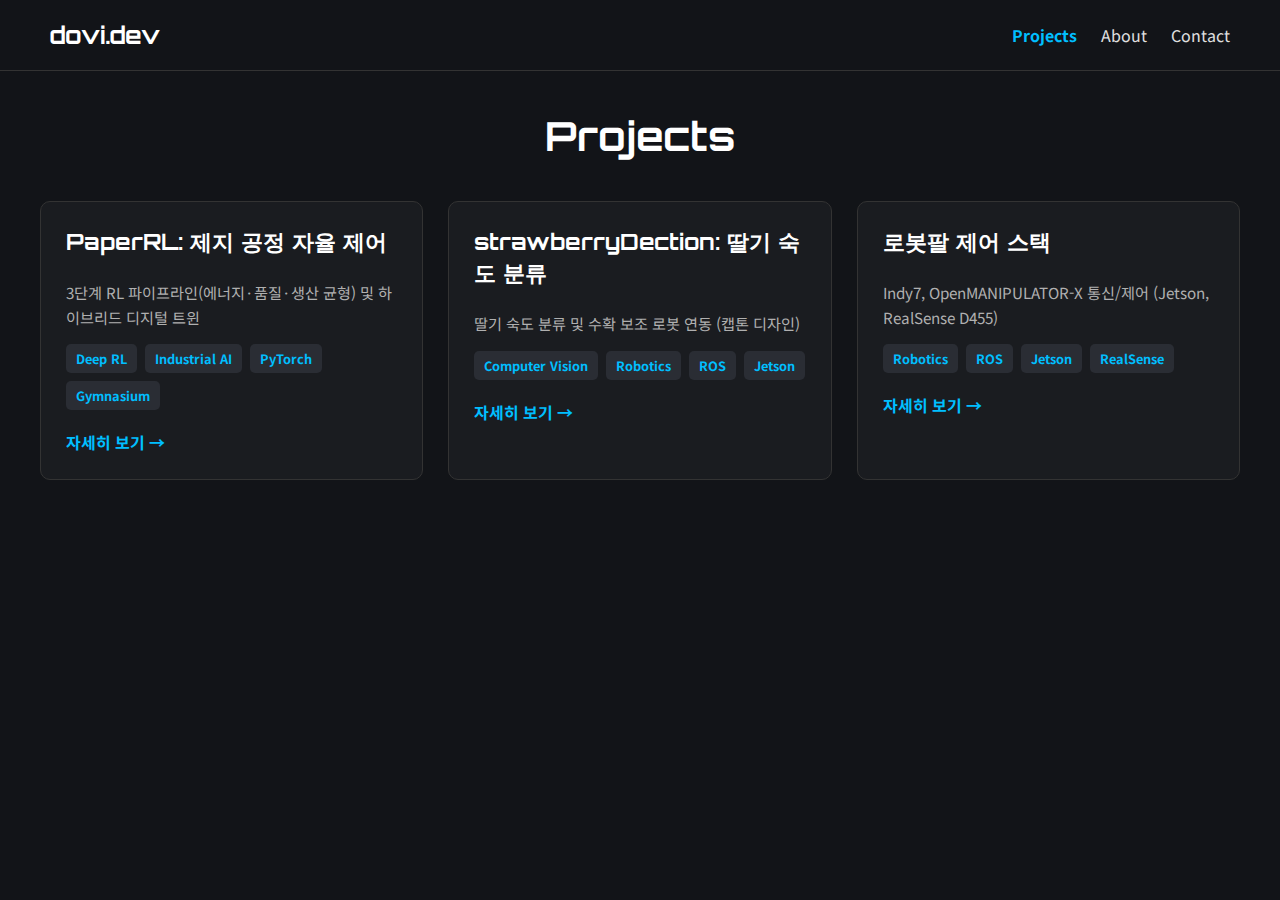
<file: index.html>
<!DOCTYPE html>
<html lang="ko">
<head>
    <meta charset="UTF-8">
    <meta name="viewport" content="width=device-width, initial-scale=1.0">
    <title>Minu Baek (Dovi) - Portfolio</title>
    <link rel="stylesheet" href="style.css">
    <link rel="preconnect" href="https://fonts.googleapis.com">
    <link rel="preconnect" href="https://fonts.gstatic.com" crossorigin>
    <link href="https://fonts.googleapis.com/css2?family=Noto+Sans+KR:wght@300;400;700&family=Orbitron:wght@700&display=swap" rel="stylesheet">
</head>
<body>
<header class="navbar">
        <div class="navbar-logo">
            <a href="index.html">dovi.dev</a>
        </div>
        <nav class="navbar-menu">
            <a href="index.html" class="active">Projects</a> 
            <a href="about.html">About</a> 
            <a href="contact.html">Contact</a>
        </nav>
</header>

    <main class="project-gallery">
        <h1>Projects</h1>
        
        <div class="project-grid">
            
            <div class="project-card">
                <h3>PaperRL: 제지 공정 자율 제어</h3>
                <p>3단계 RL 파이프라인(에너지·품질·생산 균형) 및 하이브리드 디지털 트윈</p>
                <div class="project-tags">
                    <span>Deep RL</span>
                    <span>Industrial AI</span>
                    <span>PyTorch</span>
                    <span>Gymnasium</span>
                </div>
                <a href="#" class="card-link">자세히 보기 &rarr;</a>
            </div>

            <div class="project-card">
                <h3>strawberryDection: 딸기 숙도 분류</h3>
                <p>딸기 숙도 분류 및 수확 보조 로봇 연동 (캡톤 디자인)</p>
                <div class="project-tags">
                    <span>Computer Vision</span>
                    <span>Robotics</span>
                    <span>ROS</span>
                    <span>Jetson</span>
                </div>
                <a href="#" class="card-link">자세히 보기 &rarr;</a>
            </div>

            <div class="project-card">
                <h3>로봇팔 제어 스택</h3>
                <p>Indy7, OpenMANIPULATOR-X 통신/제어 (Jetson, RealSense D455)</p>
                <div class="project-tags">
                    <span>Robotics</span>
                    <span>ROS</span>
                    <span>Jetson</span>
                    <span>RealSense</span>
                </div>
                <a href="#" class="card-link">자세히 보기 &rarr;</a>
            </div>
            
        </div>
    </main>

</body>
</html>
</file>
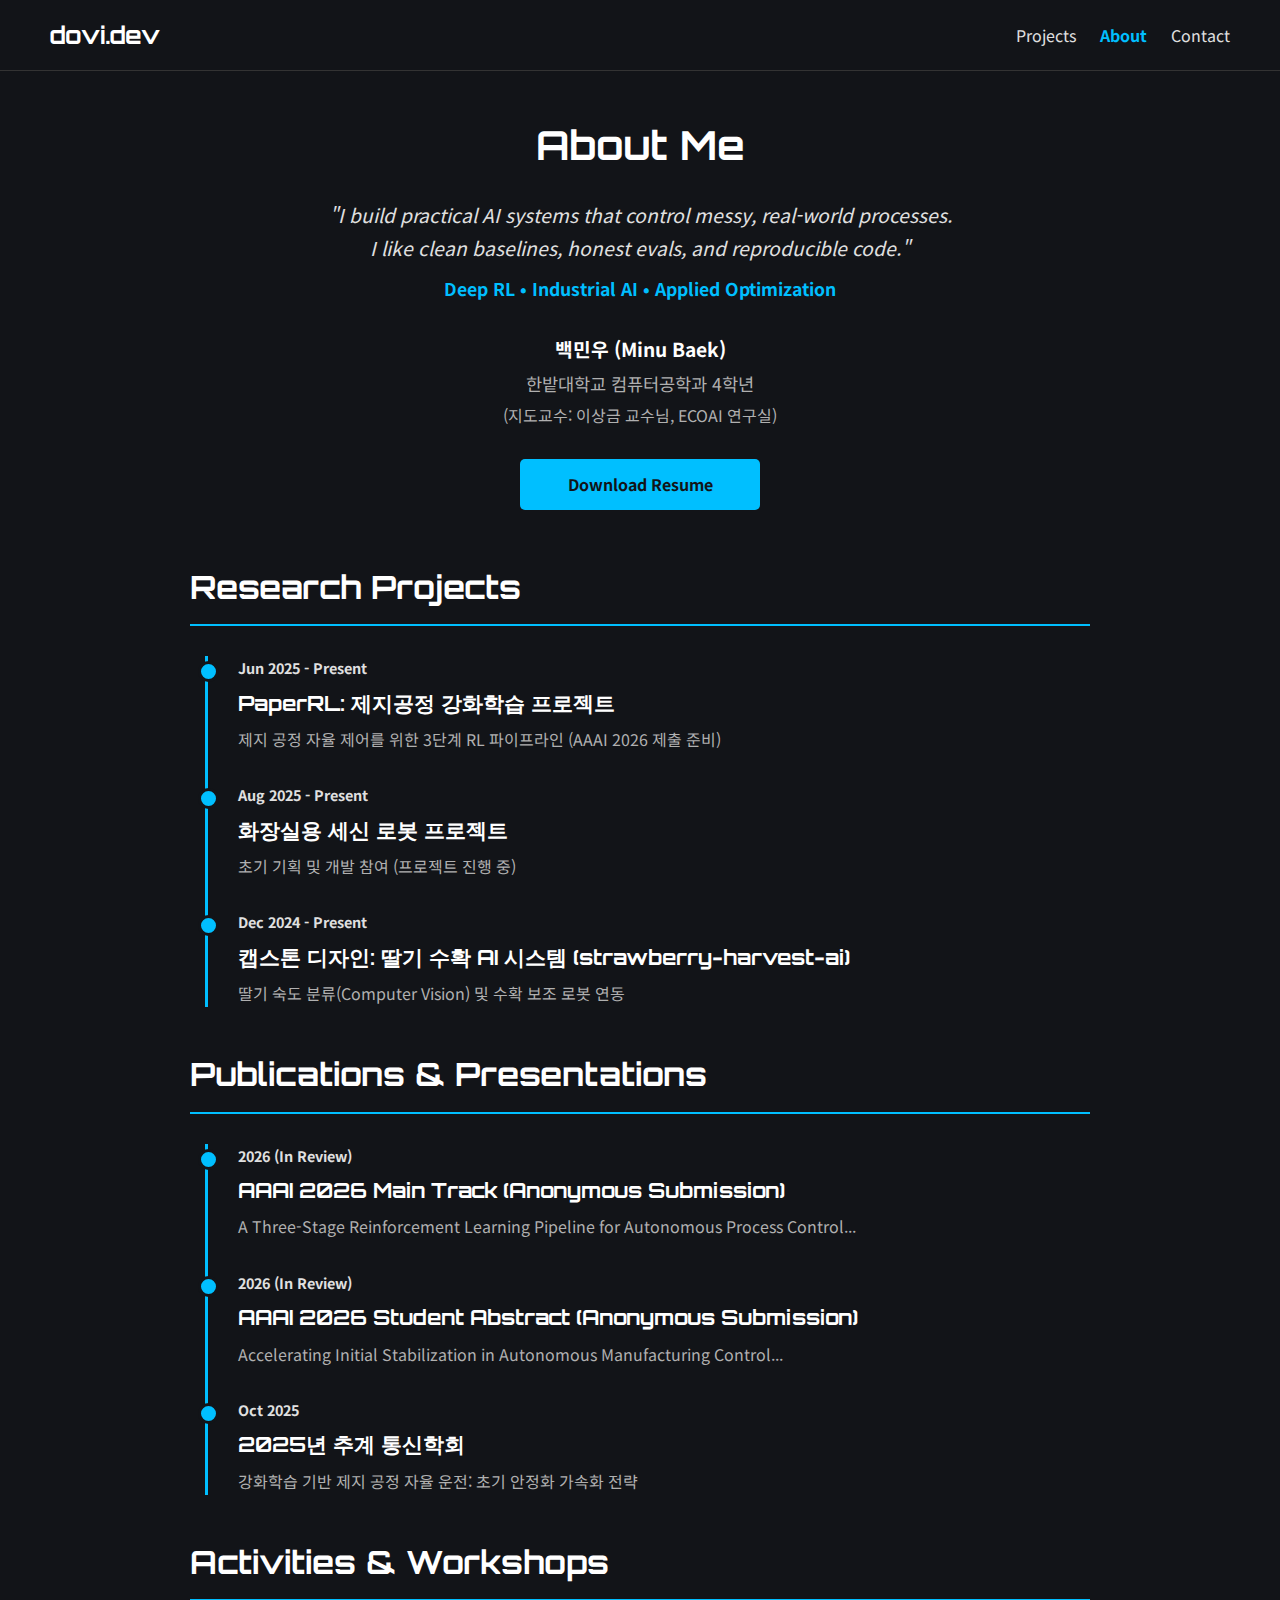
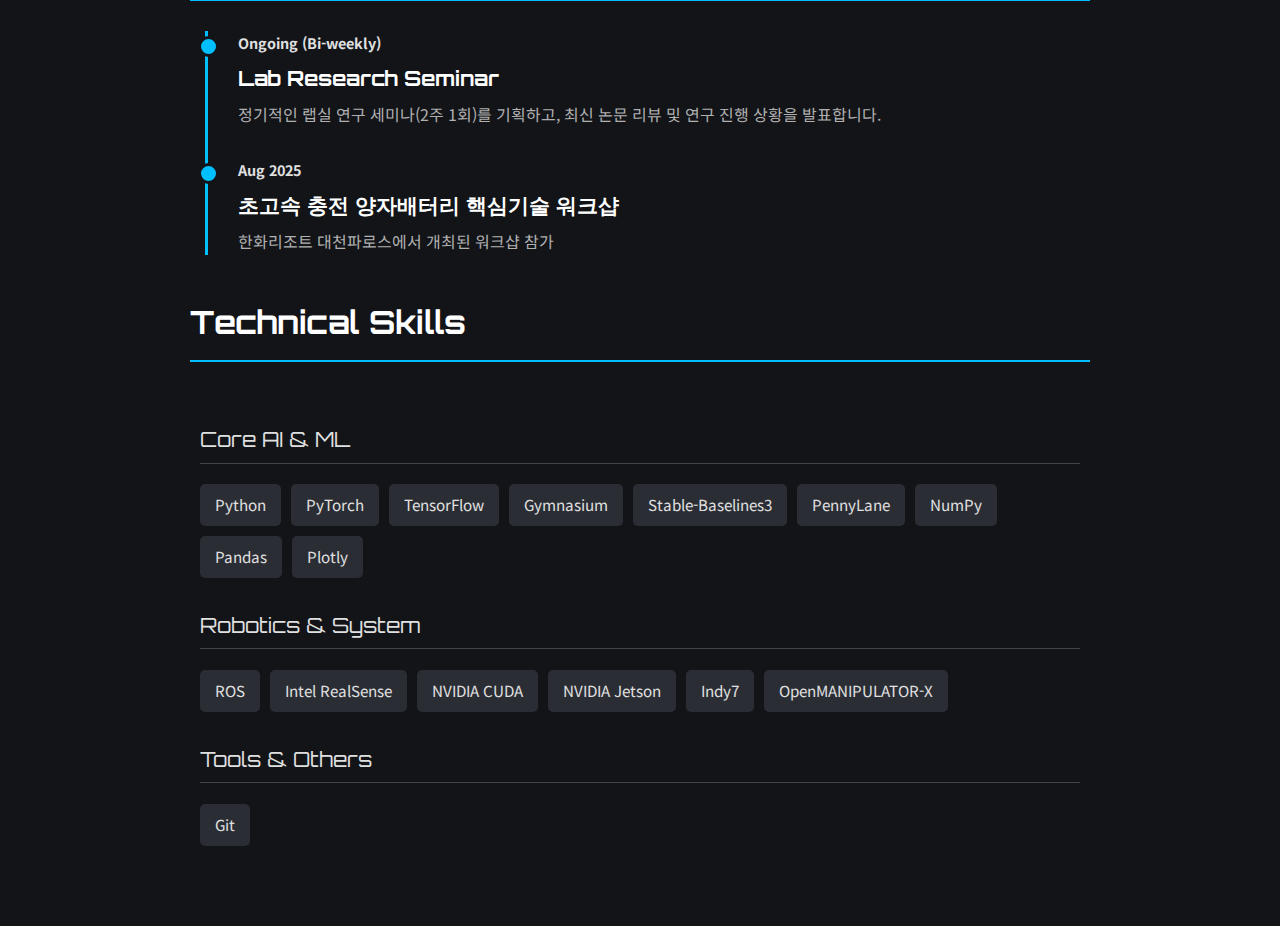
<file: about.html>
<!DOCTYPE html>
<html lang="ko">
<head>
    <meta charset="UTF-8">
    <meta name="viewport" content="width=device-width, initial-scale=1.0">
    <title>About Minu Baek (Dovi) - Portfolio</title>
    <link rel="stylesheet" href="style.css">
    <link rel="preconnect" href="https://fonts.googleapis.com">
    <link rel="preconnect" href="https://fonts.gstatic.com" crossorigin>
    <link href="https://fonts.googleapis.com/css2?family=Noto+Sans+KR:wght@300;400;700&family=Orbitron:wght@700&display=swap" rel="stylesheet">
</head>
<body>
    <header class="navbar">
        <div class="navbar-logo">
            <a href="index.html">dovi.dev</a>
        </div>
        <nav class="navbar-menu">
            <a href="index.html">Projects</a> 
            <a href="about.html" class="active">About</a> 
            <a href="contact.html">Contact</a>
        </nav>
    </header>

    <main class="about-container">
        <h1>About Me</h1>
        <p class="about-intro">
            "I build practical AI systems that control messy, real-world processes.<br>
            I like clean baselines, honest evals, and reproducible code."
        </p>
        <div class="about-keywords">
            <span>Deep RL</span> • <span>Industrial AI</span> • <span>Applied Optimization</span>
        </div>

        <div class="about-info" style="text-align: center; margin-bottom: 30px; line-height: 1.6;">
            <p style="font-size: 1.2em; font-weight: 700; color: #FFFFFF; margin-bottom: 5px;">백민우 (Minu Baek)</p>
            <p style="font-size: 1.1em; color: #B0B0B0; margin: 0;">한밭대학교 컴퓨터공학과 4학년</p>
            <p style="font-size: 1.0em; color: #B0B0B0; margin: 5px 0 0 0;">(지도교수: 이상금 교수님, ECOAI 연구실)</p>
        </div>
        
        <a href="#" class="resume-button">Download Resume</a>

        <h2>Research Projects</h2>
        <div class="timeline">
            <div class="timeline-item">
                <div class="timeline-date">Jun 2025 - Present</div>
                <div class="timeline-content">
                    <h3>PaperRL: 제지공정 강화학습 프로젝트</h3>
                    <p>제지 공정 자율 제어를 위한 3단계 RL 파이프라인 (AAAI 2026 제출 준비)</p>
                </div>
            </div>
            <div class="timeline-item">
                <div class="timeline-date">Aug 2025 - Present</div>
                <div class="timeline-content">
                    <h3>화장실용 세신 로봇 프로젝트</h3>
                    <p>초기 기획 및 개발 참여 (프로젝트 진행 중)</p>
                </div>
            </div>
            <div class="timeline-item">
                <div class="timeline-date">Dec 2024 - Present</div>
                <div class="timeline-content">
                    <h3>캡스톤 디자인: 딸기 수확 AI 시스템 (strawberry-harvest-ai)</h3>
                    <p>딸기 숙도 분류(Computer Vision) 및 수확 보조 로봇 연동</p>
                </div>
            </div>
        </div>

        <h2>Publications & Presentations</h2>
        <div class="timeline">
            <div class="timeline-item">
                <div class="timeline-date">2026 (In Review)</div>
                <div class="timeline-content">
                    <h3>AAAI 2026 Main Track (Anonymous Submission)</h3>
                    <p>A Three-Stage Reinforcement Learning Pipeline for Autonomous Process Control...</p>
                </div>
            </div>
            <div class="timeline-item">
                <div class="timeline-date">2026 (In Review)</div>
                <div class="timeline-content">
                    <h3>AAAI 2026 Student Abstract (Anonymous Submission)</h3>
                    <p>Accelerating Initial Stabilization in Autonomous Manufacturing Control...</p>
                </div>
            </div>
            <div class="timeline-item">
                <div class="timeline-date">Oct 2025</div>
                <div class="timeline-content">
                    <h3>2025년 추계 통신학회</h3>
                    <p>강화학습 기반 제지 공정 자율 운전: 초기 안정화 가속화 전략</p>
                </div>
            </div>
        </div>

        <h2>Activities & Workshops</h2>
        <div class="timeline">
            <div class="timeline-item">
                <div class="timeline-date">Ongoing (Bi-weekly)</div>
                <div class="timeline-content">
                    <h3>Lab Research Seminar</h3>
                    <p>정기적인 랩실 연구 세미나(2주 1회)를 기획하고, 최신 논문 리뷰 및 연구 진행 상황을 발표합니다.</p>
                </div>
            </div>
            <div class="timeline-item">
                <div class="timeline-date">Aug 2025</div>
                <div class="timeline-content">
                    <h3>초고속 충전 양자배터리 핵심기술 워크샵</h3>
                    <p>한화리조트 대천파로스에서 개최된 워크샵 참가</p>
                </div>
            </div>
        </div>

        <h2>Technical Skills</h2>
        <div class="tech-stack-container">
            <h3>Core AI & ML</h3>
            <div class="tech-tags">
                <span>Python</span>
                <span>PyTorch</span>
                <span>TensorFlow</span>
                <span>Gymnasium</span>
                <span>Stable-Baselines3</span>
                <span>PennyLane</span>
                <span>NumPy</span>
                <span>Pandas</span>
                <span>Plotly</span>
            </div>

            <h3>Robotics & System</h3>
            <div class="tech-tags">
                <span>ROS</span>
                <span>Intel RealSense</span>
                <span>NVIDIA CUDA</span>
                <span>NVIDIA Jetson</span>
                <span>Indy7</span>
                <span>OpenMANIPULATOR-X</span>
            </div>

            <h3>Tools & Others</h3>
            <div class="tech-tags">
                <span>Git</span>
            </div>
        </div>
    </main>

</body>
</html>
</file>
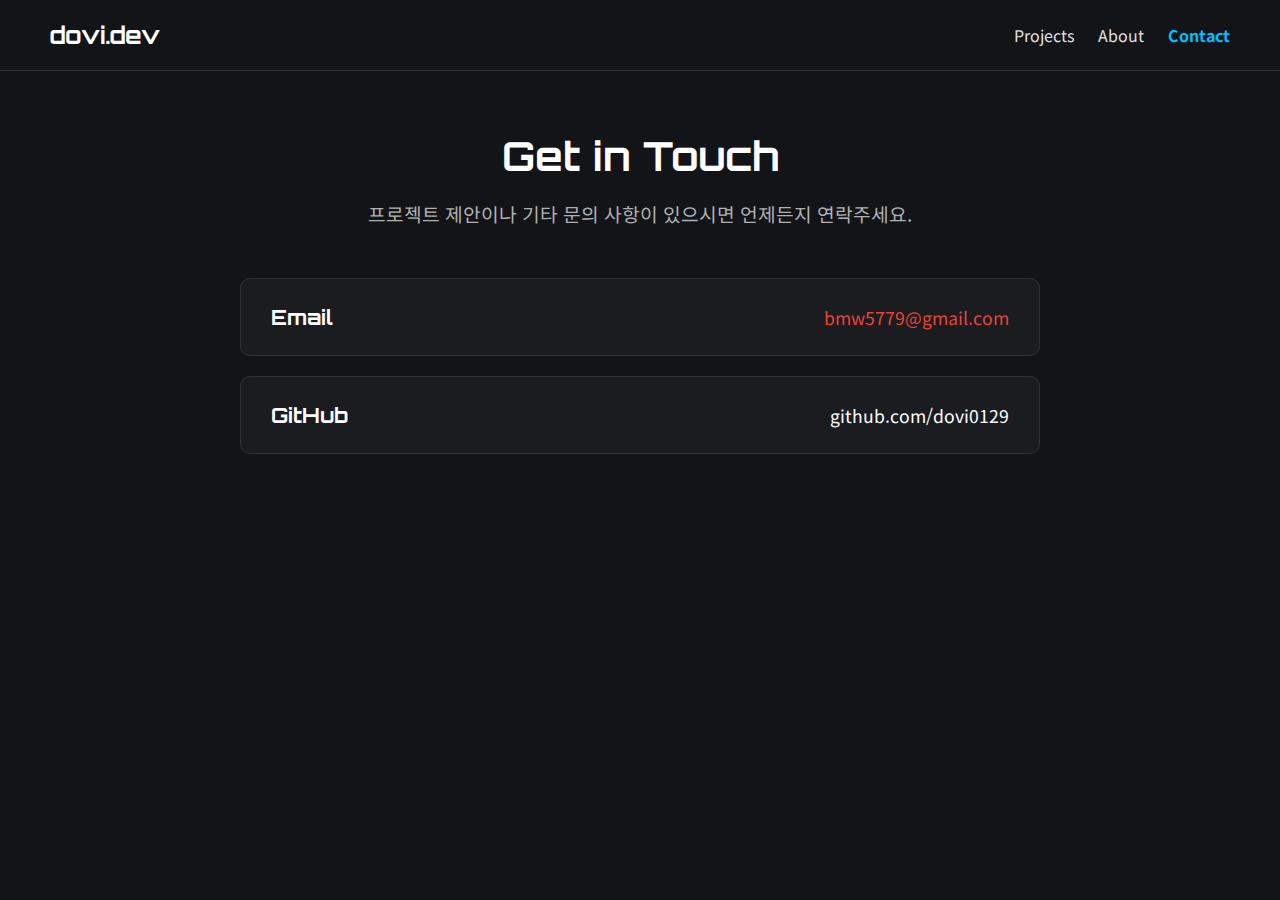
<file: contact.html>
<!DOCTYPE html>
<html lang="ko">
<head>
    <meta charset="UTF-8">
    <meta name="viewport" content="width=device-width, initial-scale=1.0">
    <title>Contact Minu Baek (Dovi) - Portfolio</title>
    <link rel="stylesheet" href="style.css">
    <link rel="preconnect" href="https://fonts.googleapis.com">
    <link rel="preconnect" href="https://fonts.gstatic.com" crossorigin>
    <link href="https://fonts.googleapis.com/css2?family=Noto+Sans+KR:wght@300;400;700&family=Orbitron:wght@700&display=swap" rel="stylesheet">
</head>
<body>
    <header class="navbar">
        <div class="navbar-logo">
            <a href="index.html">dovi.dev</a>
        </div>
        <nav class="navbar-menu">
            <a href="index.html">Projects</a> 
            <a href="about.html">About</a> 
            <a href="contact.html" class="active">Contact</a>
        </nav>
    </header>

    <main class="contact-container">
        <h1>Get in Touch</h1>
        <p>프로젝트 제안이나 기타 문의 사항이 있으시면 언제든지 연락주세요.</p>
        
        <div class="contact-links">
            <a href="mailto:bmw5779@gmail.com" class="contact-button email">
                <span>Email</span>
                <span>bmw5779@gmail.com</span>
            </a>
            
            <a href="https://github.com/dovi0129" target="_blank" class="contact-button github">
                <span>GitHub</span>
                <span>github.com/dovi0129</span>
            </a>
            
            </div>
    </main>

</body>
</html>
</file>
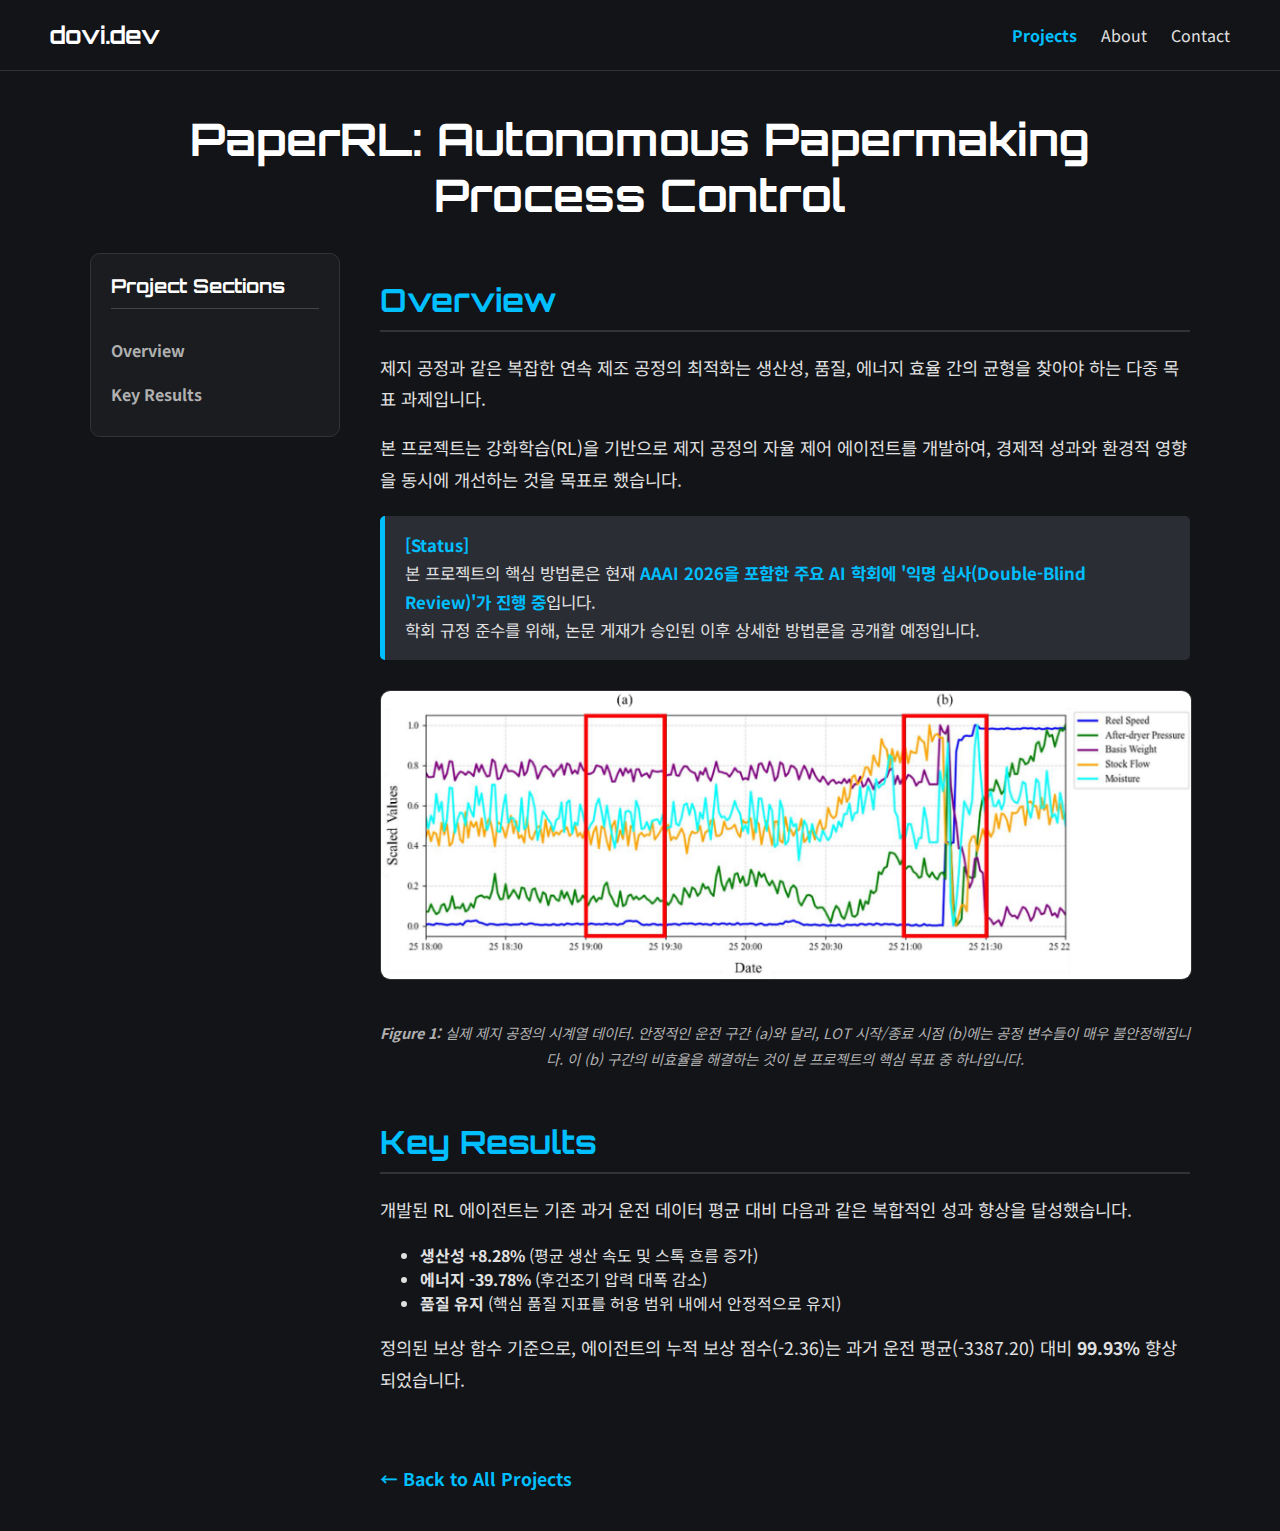
<file: paper-rl.html>
<!DOCTYPE html>
<html lang="ko">
<head>
    <meta charset="UTF-8">
    <meta name="viewport" content="width=device-width, initial-scale=1.0">
    <title>Project: PaperRL - Minu Baek</title>
    <link rel="stylesheet" href="style.css">
    <link rel="preconnect" href="https://fonts.googleapis.com">
    <link rel="preconnect" href="https://fonts.gstatic.com" crossorigin>
    <link href="https://fonts.googleapis.com/css2?family=Noto+Sans+KR:wght@300;400;700&family=Orbitron:wght@700&display=swap" rel="stylesheet">
</head>
<body>
    <header class="navbar">
        <div class="navbar-logo">
            <a href="index.html">dovi.dev</a>
        </div>
        <nav class="navbar-menu">
            <a href="index.html" class="active">Projects</a> 
            <a href="about.html">About</a> 
            <a href="contact.html">Contact</a>
        </nav>
    </header>

    <main class="project-detail-container">
        <h1>PaperRL: Autonomous Papermaking Process Control</h1>

        <div class="project-detail-grid">
            <aside class="project-detail-nav">
                <h3>Project Sections</h3>
                <ul>
                    <li><a href="#overview">Overview</a></li>
                    <li><a href="#outcome">Key Results</a></li>
                </ul>
            </aside>

            <article class="project-detail-content">
                <section id="overview">
                    <h2>Overview</h2>
                    <p>
                        제지 공정과 같은 복잡한 연속 제조 공정의 최적화는 생산성, 품질, 에너지 효율 간의 균형을 찾아야 하는 다중 목표 과제입니다.
                    </p>
                    <p>
                        본 프로젝트는 강화학습(RL)을 기반으로 제지 공정의 자율 제어 에이전트를 개발하여, 경제적 성과와 환경적 영향을 동시에 개선하는 것을 목표로 했습니다.
                    </p>
                    <p class="status-warning">
                        <b>[Status]</b>
                        <br>
                        본 프로젝트의 핵심 방법론은 현재 <b>AAAI 2026을 포함한 주요 AI 학회에 '익명 심사(Double-Blind Review)'가 진행 중</b>입니다.
                        <br>
                        학회 규정 준수를 위해, 논문 게재가 승인된 이후 상세한 방법론을 공개할 예정입니다.
                    </p>

                    <div class="project-demo" style="margin-top: 30px; border: 1px solid #333;">
                        <img src="process_variables.png" alt="Papermaking Process Time-Series Data">
                    </div>
                    <p style="text-align: center; font-style: italic; color: #B0B0B0; margin-top: 10px; font-size: 0.9em;">
                        <b>Figure 1:</b> 실제 제지 공정의 시계열 데이터. 
                        안정적인 운전 구간 (a)와 달리, LOT 시작/종료 시점 (b)에는 공정 변수들이 매우 불안정해집니다. 
                        이 (b) 구간의 비효율을 해결하는 것이 본 프로젝트의 핵심 목표 중 하나입니다.
                    </p>
                </section>
                
                <section id="outcome">
                    <h2>Key Results</h2>
                    <p>
                        개발된 RL 에이전트는 기존 과거 운전 데이터 평균 대비 다음과 같은 복합적인 성과 향상을 달성했습니다.
                    </p>
                    <ul>
                        <li><b>생산성 +8.28%</b> (평균 생산 속도 및 스톡 흐름 증가)</li>
                        <li><b>에너지 -39.78%</b> (후건조기 압력 대폭 감소)</li>
                        <li><b>품질 유지</b> (핵심 품질 지표를 허용 범위 내에서 안정적으로 유지)</li>
                    </ul>
                    <p>
                        정의된 보상 함수 기준으로, 에이전트의 누적 보상 점수(-2.36)는 과거 운전 평균(-3387.20) 대비 <b>99.93%</b> 향상되었습니다.
                    </p>
                </section>
                
                <a href="index.html" class="back-to-projects">← Back to All Projects</a>
            </article>
        </div>
    </main>
</body>
</html>
</file>
<file: style.css>
/* --- 1. 기본 스타일 (글로벌) --- */
body {
    background-color: #121418; /* 다크 모드 배경색 */
    color: #E0E0E0; /* 기본 글자색 (밝은 회색) */
    font-family: 'Noto Sans KR', sans-serif; /* 기본 폰트 */
    margin: 0;
    padding: 0;
}

a {
    color: #00BFFF; /* 링크 색상 (Deep Sky Blue) */
    text-decoration: none;
}

h1, h2, h3 {
    font-family: 'Orbitron', sans-serif; /* 제목 폰트 (시안 느낌) */
    color: #FFFFFF;
    font-weight: 700;
}

/* --- 2. 내비게이션 바 (헤더) --- */
.navbar {
    display: flex;
    justify-content: space-between; /* 로고와 메뉴를 양 끝으로 */
    align-items: center;
    padding: 20px 50px;
    border-bottom: 1px solid #333; /* 구분선 */
}

.navbar-logo a {
    font-family: 'Orbitron', sans-serif;
    font-size: 1.5em;
    color: #FFFFFF;
    font-weight: 700;
}

.navbar-menu a {
    color: #E0E0E0;
    margin-left: 20px;
    font-size: 1em;
    transition: color 0.3s ease;
}

.navbar-menu a:hover {
    color: #00BFFF; /* 호버 시 색상 변경 */
}

/* --- 3. 프로젝트 갤러리 (메인) --- */
.project-gallery {
    max-width: 1200px;
    margin: 40px auto; /* 중앙 정렬 */
    padding: 0 20px;
}

.project-gallery h1 {
    text-align: center;
    font-size: 2.5em;
    margin-bottom: 40px;
}

/* --- 4. 프로젝트 그리드 및 카드 --- */
.project-grid {
    display: grid;
    /* 3열 그리드, 최소 300px, 최대 1fr(균등) */
    grid-template-columns: repeat(auto-fit, minmax(300px, 1fr)); 
    gap: 25px; /* 카드 사이 간격 */
}

.project-card {
    background-color: #1A1C20; /* 카드 배경색 */
    border: 1px solid #333;
    border-radius: 10px;
    padding: 25px;
    
    /* [동적 요소] 부드러운 전환 효과 */
    transition: transform 0.3s ease, box-shadow 0.3s ease;
}

.project-card:hover {
    /* [동적 요소] 마우스 올리면 살짝 커짐 */
    transform: scale(1.03); 
    box-shadow: 0 0 20px rgba(0, 191, 255, 0.3); /* 은은한 네온 효과 */
    border-color: #00BFFF;
}

.project-card h3 {
    margin-top: 0;
    font-size: 1.4em;
    color: #FFFFFF;
}

.project-card p {
    font-size: 0.95em;
    line-height: 1.6;
    color: #B0B0B0; /* 본문 텍스트 (조금 더 어둡게) */
}

/* 기술 스택 태그 */
.project-tags {
    margin-top: 15px;
    display: flex;
    flex-wrap: wrap; /* 태그 많으면 줄바꿈 */
    gap: 8px;
}

.project-tags span {
    background-color: #2a2d34;
    color: #00BFFF;
    padding: 5px 10px;
    border-radius: 5px;
    font-size: 0.8em;
    font-weight: 700;
}

/* '자세히 보기' 링크 */
.card-link {
    display: inline-block;
    margin-top: 20px;
    font-weight: 700;
}

/* --- 5. About 페이지 스타일 --- */

/* 현재 활성화된 메뉴 스타일 */
.navbar-menu a.active {
    color: #00BFFF;
    font-weight: 700;
}

.about-container {
    max-width: 900px; /* Projects보다 조금 좁게 */
    margin: 40px auto;
    padding: 0 20px;
    line-height: 1.7;
}

.about-container h1 {
    text-align: center;
    font-size: 2.5em;
    margin-bottom: 20px;
}

.about-intro {
    font-size: 1.2em;
    text-align: center;
    color: #E0E0E0;
    font-style: italic;
    margin-bottom: 10px;
}

.about-keywords {
    text-align: center;
    font-size: 1.1em;
    font-weight: 700;
    color: #00BFFF;
    margin-bottom: 30px;
}

.resume-button {
    display: block;
    width: 200px;
    margin: 30px auto 50px auto;
    padding: 12px 20px;
    background-color: #00BFFF;
    color: #121418; /* 어두운 배경색 */
    text-align: center;
    font-weight: 700;
    border-radius: 5px;
    transition: all 0.3s ease;
}

.resume-button:hover {
    background-color: #FFFFFF;
    color: #121418;
    transform: scale(1.05);
}

.about-container h2 {
    font-size: 2em;
    border-bottom: 2px solid #00BFFF;
    padding-bottom: 10px;
    margin-top: 40px;
    margin-bottom: 30px;
}

/* --- 6. 타임라인 스타일 --- */
.timeline {
    position: relative;
    /* 타임라인 중앙선 */
    border-left: 3px solid #00BFFF;
    padding-left: 30px;
    margin-left: 15px;
}

.timeline-item {
    margin-bottom: 30px;
    position: relative;
}

/* 타임라인 아이템 점 */
.timeline-item::before {
    content: '';
    position: absolute;
    left: -40px; /* 중앙선보다 왼쪽으로 */
    top: 5px;
    width: 15px;
    height: 15px;
    border-radius: 50%;
    background-color: #00BFFF;
    border: 3px solid #121418;
}

.timeline-date {
    color: #E0E0E0;
    font-weight: 700;
    font-size: 0.9em;
    margin-bottom: 5px;
}

.timeline-content h3 {
    font-size: 1.3em;
    margin-top: 0;
    margin-bottom: 5px;
    color: #FFFFFF;
}

.timeline-content p {
    margin-top: 0;
    color: #B0B0B0;
}

/* --- 7. 기술 스택 스타일 --- */
.tech-stack-container {
    padding: 10px;
}

.tech-stack-container h3 {
    font-size: 1.3em;
    color: #E0E0E0;
    font-weight: 400;
    border-bottom: 1px solid #444;
    padding-bottom: 5px;
}

.tech-tags {
    margin-top: 15px;
    margin-bottom: 30px;
    display: flex;
    flex-wrap: wrap;
    gap: 10px;
}

.tech-tags span {
    background-color: #2a2d34;
    color: #E0E0E0; /* Projects 태그보다 연하게 */
    padding: 8px 15px;
    border-radius: 5px;
    font-size: 0.95em;
    transition: all 0.3s ease;
}

.tech-tags span:hover {
    background-color: #00BFFF;
    color: #121418;
}
/* --- 8. Contact 페이지 스타일 --- */
.contact-container {
    max-width: 800px;
    margin: 60px auto;
    padding: 0 20px;
    text-align: center;
}

.contact-container h1 {
    font-size: 2.5em;
    margin-bottom: 15px;
}

.contact-container p {
    font-size: 1.2em;
    color: #B0B0B0;
    margin-bottom: 50px;
}

.contact-links {
    display: flex;
    flex-direction: column;
    gap: 20px;
}

.contact-button {
    display: flex;
    justify-content: space-between;
    align-items: center;
    padding: 25px 30px;
    background-color: #1A1C20;
    border: 1px solid #333;
    border-radius: 10px;
    text-align: left;
    transition: all 0.3s ease;
}

.contact-button:hover {
    transform: translateY(-5px);
    border-color: #00BFFF;
    box-shadow: 0 10px 20px rgba(0, 0, 0, 0.2);
}

.contact-button span:first-child {
    /* "Email", "GitHub" 텍스트 */
    font-family: 'Orbitron', sans-serif;
    font-size: 1.3em;
    font-weight: 700;
    color: #FFFFFF;
}

.contact-button span:last-child {
    /* "bmw5779@gmail.com" 텍스트 */
    font-size: 1.1em;
    color: #00BFFF;
}

/* 버튼별 아이콘 색상 (선택사항이지만, 구분을 위해) */
.contact-button.email:hover {
    border-color: #EA4335; /* Gmail Red */
}
.contact-button.email span:last-child {
    color: #EA4335;
}

.contact-button.github:hover {
    border-color: #FFFFFF; /* GitHub White */
}
.contact-button.github span:last-child {
    color: #FFFFFF;
}

.contact-button.linkedin:hover {
    border-color: #0A66C2; /* LinkedIn Blue */
}
.contact-button.linkedin span:last-child {
    color: #0A66C2;
}
/* --- 9. 프로젝트 상세 페이지 스타일 --- */
.project-detail-container {
    max-width: 1100px;
    margin: 40px auto;
    padding: 0 20px;
}

.project-detail-container h1 {
    text-align: center;
    font-size: 2.8em;
    margin-bottom: 30px;
}

/* 데모 영상/이미지 영역 */
.project-demo {
    width: 100%;
    margin-bottom: 40px;
    background-color: #000;
    border-radius: 10px;
    overflow: hidden;
}

.project-demo img {
    width: 100%;
    display: block;
}

/* 2단 그리드 레이아웃 (목차 + 본문) */
.project-detail-grid {
    display: grid;
    grid-template-columns: 250px 1fr; /* 250px 고정폭, 나머지는 본문 */
    gap: 40px;
}

/* 왼쪽 고정 목차 */
.project-detail-nav {
    position: sticky; /* 스크롤 따라다니는 효과 */
    top: 40px; /* 상단에서 40px 떨어진 위치에 고정 */
    align-self: start; /* 부모 컨테이너 상단에 붙임 */
    background-color: #1A1C20;
    padding: 20px;
    border-radius: 10px;
    border: 1px solid #333;
}

.project-detail-nav h3 {
    margin-top: 0;
    font-size: 1.2em;
    color: #FFFFFF;
    border-bottom: 1px solid #444;
    padding-bottom: 10px;
}

.project-detail-nav ul {
    list-style: none;
    padding: 0;
    margin: 0;
}

.project-detail-nav li a {
    display: block;
    padding: 10px 0;
    color: #B0B0B0;
    font-weight: 700;
    transition: color 0.3s ease;
}

.project-detail-nav li a:hover {
    color: #00BFFF;
}

.github-button {
    display: block;
    width: 100%;
    margin-top: 20px;
    padding: 12px 0;
    background-color: #FFFFFF;
    color: #121418;
    text-align: center;
    font-weight: 700;
    border-radius: 5px;
    transition: all 0.3s ease;
}

.github-button:hover {
    background-color: #00BFFF;
}

/* 오른쪽 상세 본문 */
.project-detail-content section {
    margin-bottom: 50px;
}

.project-detail-content h2 {
    font-size: 2em;
    color: #00BFFF;
    border-bottom: 2px solid #333;
    padding-bottom: 10px;
    margin-bottom: 20px;
}

.project-detail-content p {
    font-size: 1.1em;
    color: #E0E0E0;
    line-height: 1.8;
}

/* 코드 스니펫 스타일 */
.project-detail-content pre {
    background-color: #0D0D0D;
    border: 1px solid #333;
    border-radius: 5px;
    padding: 20px;
    overflow-x: auto; /* 코드가 길면 가로 스크롤 */
    font-size: 0.9em;
}

/* 프로젝트 목록으로 돌아가기 버튼 */
.back-to-projects {
    display: inline-block;
    font-size: 1.1em;
    font-weight: 700;
    color: #00BFFF;
    margin-top: 20px;
}
/* --- 10. 프로젝트 상세 페이지 (경고 문구) --- */
.status-warning {
    background-color: #2a2d34;
    border-left: 5px solid #00BFFF;
    padding: 15px 20px;
    margin-top: 20px;
    border-radius: 5px;
    font-size: 1.05em !important;
    line-height: 1.7 !important;
}
.status-warning b {
    color: #00BFFF;
    font-weight: 700;
}
</file>
